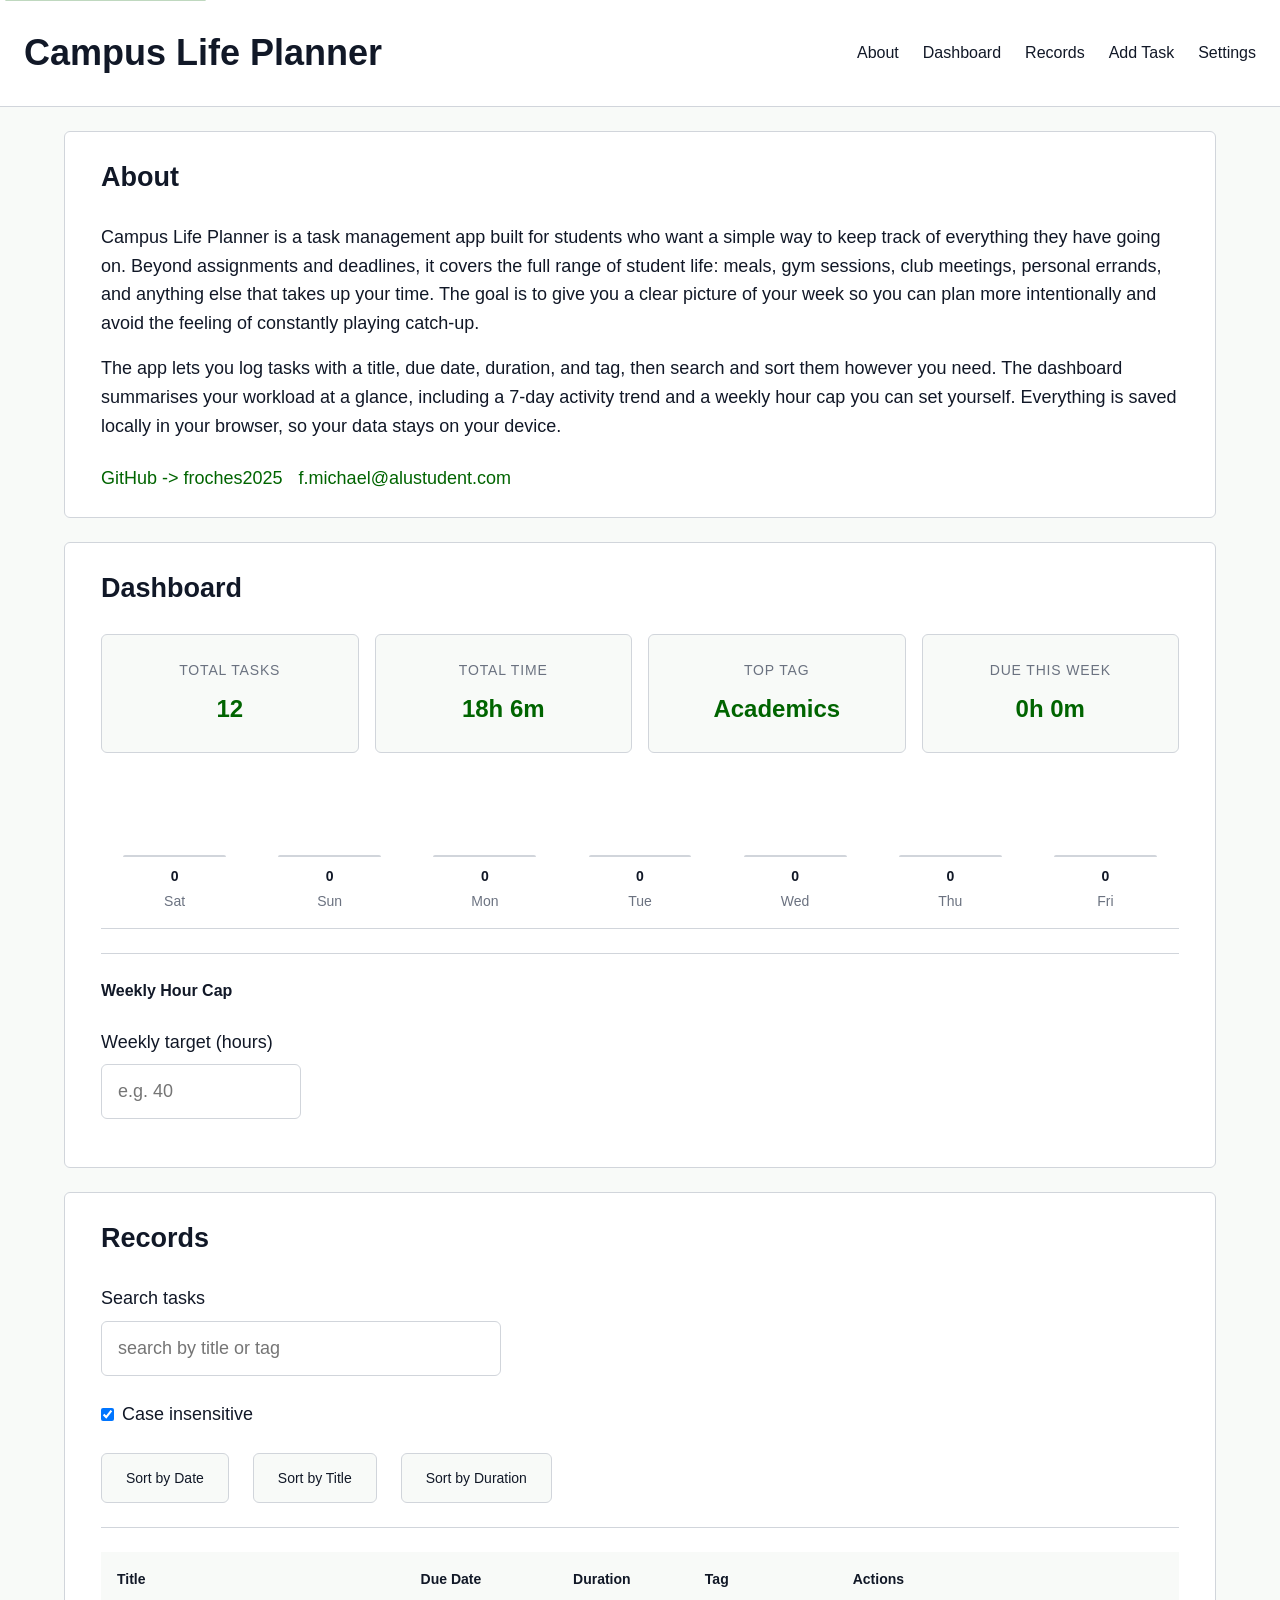
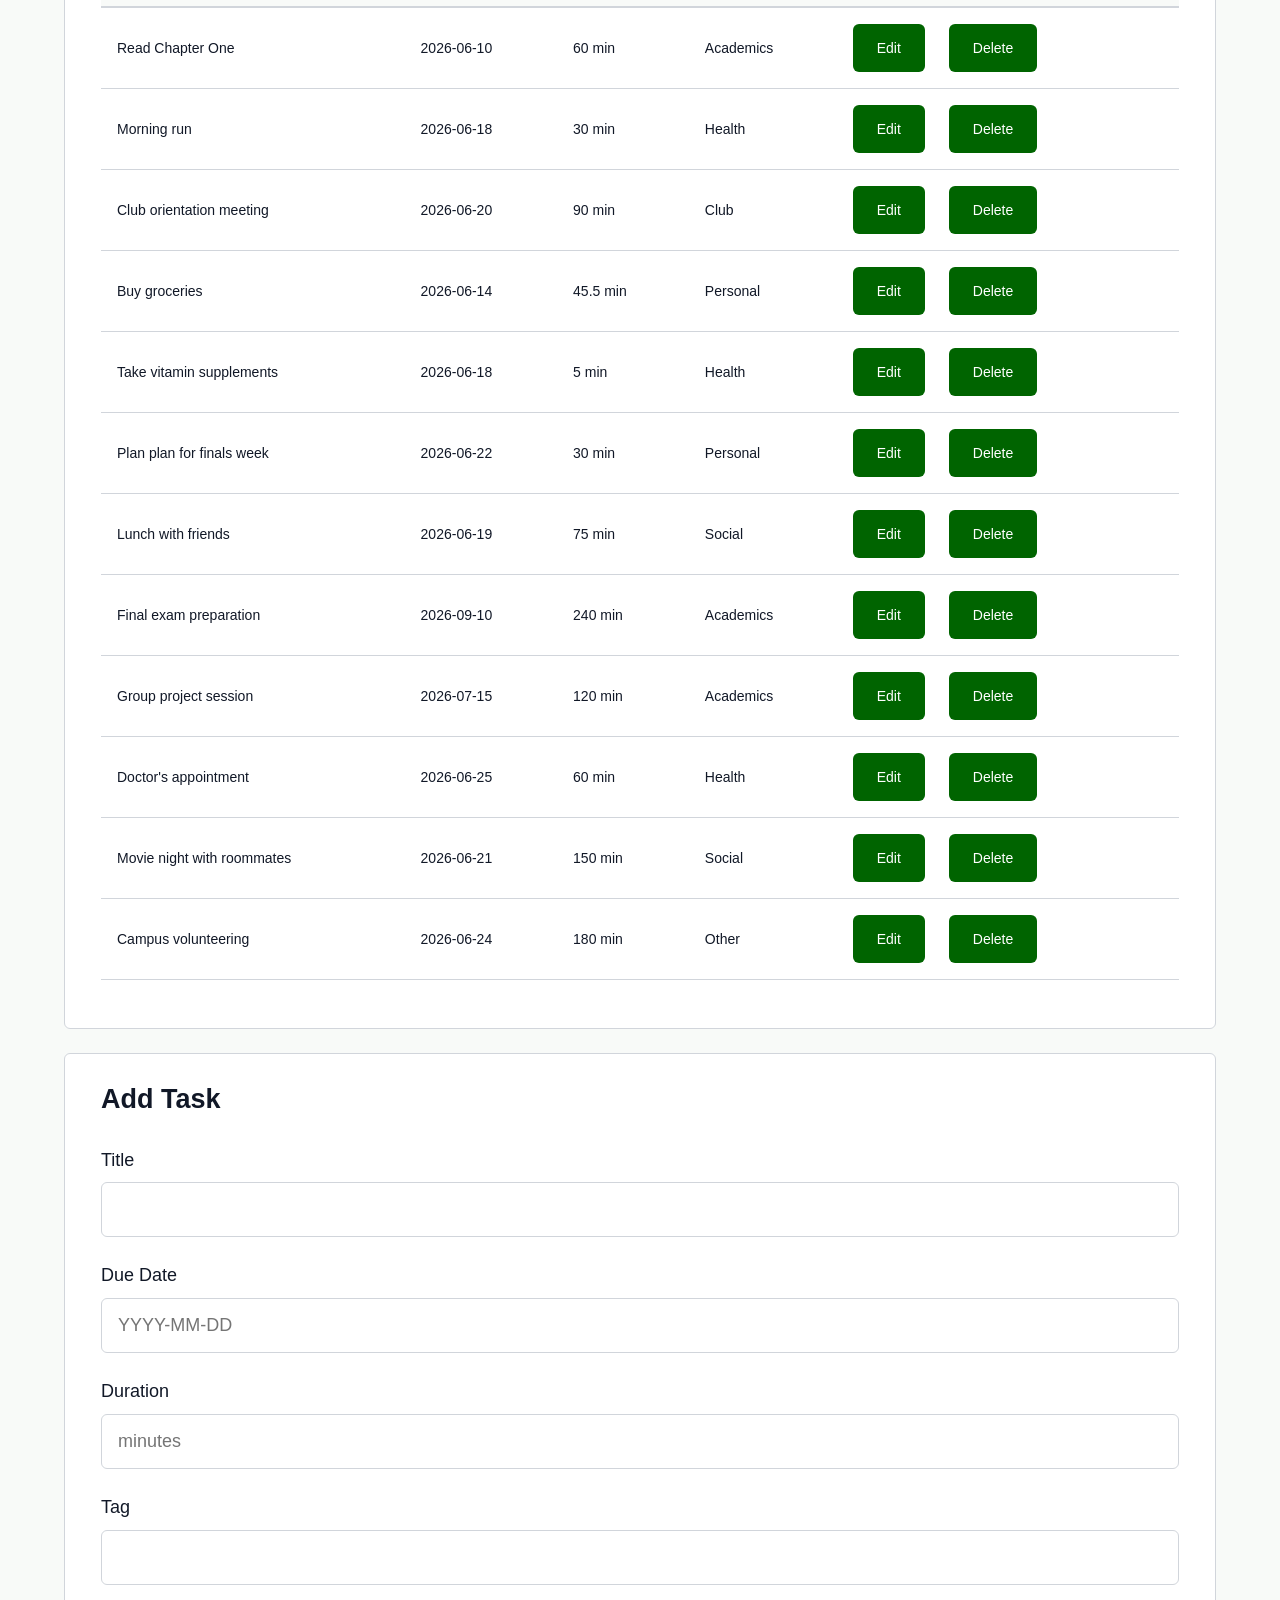
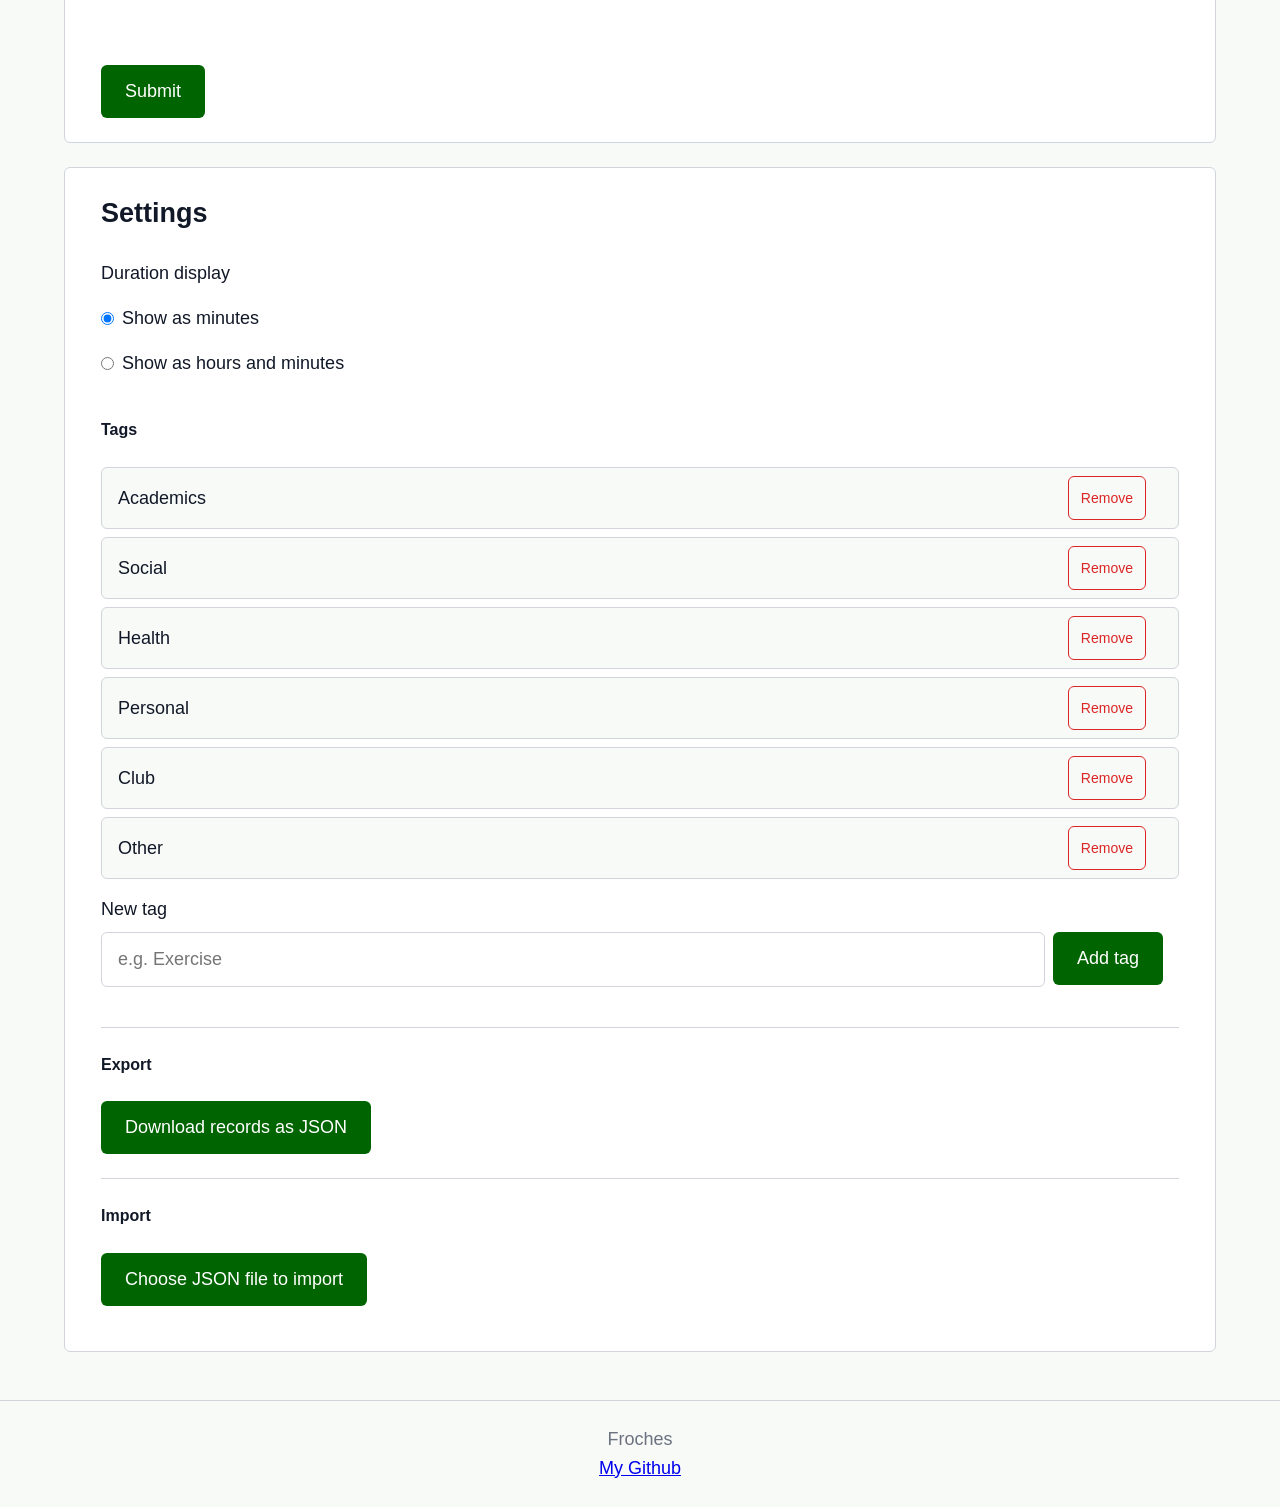
<file: index.html>
<!DOCTYPE html>
<html lang="en">

<head>
    <meta charset="UTF-8">
    <meta name="viewport" content="width=device-width, initial-scale=1.0">

    <meta property="og:title" content="Campus Life Planner">
    <meta property="og:description"
        content="A responsive task planner for students — track assignments, activities, and time with smart search and a weekly hour cap.">
    <meta property="og:image" content="https://froches2025.github.io/campus-life-planner/assets/og-image.png">
    <meta property="og:url" content="https://froches2025.github.io/campus-life-planner/">
    <meta property="og:type" content="website">

    <link rel="stylesheet" href="styles/main.css">
    <title>Campus Life Planner</title>
</head>

<body>
    <a href="#main" class="skip-link">Skip to main content</a>
    <header>
        <h1>Campus Life Planner</h1>
        <button class="menu-btn" aria-label="Open navigation" aria-expanded="false" aria-controls="main-nav">
            <span class="bar"></span>
            <span class="bar"></span>
            <span class="bar"></span>
        </button>
        <nav id="main-nav" aria-label="Main navigation">
            <ul>
                <li><a href="#about">About</a></li>
                <li><a href="#dashboard">Dashboard</a></li>
                <li><a href="#records">Records</a></li>
                <li><a href="#add-task">Add Task</a></li>
                <li><a href="#settings">Settings</a></li>
            </ul>
        </nav>
    </header>
    <main id="main">
        <section id="about" aria-labelledby="about-heading">
            <h2 id="about-heading">About</h2>
            <p>
                Campus Life Planner is a task management app built for students who want
                a simple way to keep track of everything they have going on. Beyond
                assignments and deadlines, it covers the full range of student life:
                meals, gym sessions, club meetings, personal errands, and anything else
                that takes up your time. The goal is to give you a clear picture of your
                week so you can plan more intentionally and avoid the feeling of constantly
                playing catch-up.
            </p>
            <p>
                The app lets you log tasks with a title, due date, duration, and tag, then
                search and sort them however you need. The dashboard summarises your workload
                at a glance, including a 7-day activity trend and a weekly hour cap you can
                set yourself. Everything is saved locally in your browser, so your data stays
                on your device.
            </p>
            <ul class="about-links">
                <li>
                    <a href="https://github.com/froches2025" rel="noopener noreferrer">
                        GitHub -> froches2025
                    </a>
                </li>
                <li>
                    <a href="mailto:f.michael@alustudent.com">
                        f.michael@alustudent.com
                    </a>
                </li>
            </ul>
        </section>
        <section id="dashboard" aria-labelledby="dashboard-heading">
            <h2 id="dashboard-heading">Dashboard</h2>

            <div class="stat-cards">
                <div class="stat-card">
                    <div class="stat-label">Total Tasks</div>
                    <div class="stat-value" id="stat-total-count">0</div>
                </div>
                <div class="stat-card">
                    <div class="stat-label">Total Time</div>
                    <div class="stat-value" id="stat-total-duration">0h 0m</div>
                </div>
                <div class="stat-card">
                    <div class="stat-label">Top Tag</div>
                    <div class="stat-value" id="stat-top-tag">—</div>
                </div>
                <div class="stat-card">
                    <div class="stat-label">Due This Week</div>
                    <div class="stat-value" id="stat-upcoming">0h 0m</div>
                </div>
            </div>

            <div id="trend-chart" class="trend-chart" role="img" aria-label="No tasks recorded yet"></div>

            <div class="cap-section">
                <h3>Weekly Hour Cap</h3>
                <div class="form-group">
                    <label for="cap-input">Weekly target (hours)</label>
                    <input type="number" id="cap-input" min="0" step="0.5" placeholder="e.g. 40" />
                </div>
                <div id="cap-progress-wrap" class="cap-progress-wrap" hidden>
                    <progress id="cap-progress" max="100" value="0" aria-label="Weekly hours progress"></progress>
                </div>
                <div id="cap-status-polite" aria-live="polite" role="status"></div>
                <div id="cap-status-assertive" aria-live="assertive" role="alert"></div>
            </div>
        </section>
        <section id="records" aria-labelledby="records-heading">
            <h2 id="records-heading" tabindex="-1">Records</h2>

            <!-- search and filter controls -->
            <div class="records-controls">
                <div class="search-group">
                    <label for="search-input">Search tasks</label>
                    <input type="text" id="search-input" placeholder="search by title or tag"
                        aria-describedby="search-status" />
                    <div id="search-status" class="search-status" aria-live="polite" role="status"></div>
                </div>

                <label for="case-insensitive-toggle" class="checkbox-label">
                    <input type="checkbox" id="case-insensitive-toggle" checked />
                    Case insensitive
                </label>

                <div class="sort-buttons">
                    <button type="button" id="sort-date" class="sort-btn">Sort by Date</button>
                    <button type="button" id="sort-title" class="sort-btn">Sort by Title</button>
                    <button type="button" id="sort-duration" class="sort-btn">Sort by Duration</button>
                </div>
            </div>

            <!-- desktop table view -->
            <div class="records-table-wrapper">
                <table id="records-table" class="records-table">
                    <thead>
                        <tr>
                            <th scope="col">Title</th>
                            <th scope="col">Due Date</th>
                            <th scope="col">Duration</th>
                            <th scope="col">Tag</th>
                            <th scope="col">Actions</th>
                        </tr>
                    </thead>
                    <tbody id="records-tbody">
                    </tbody>
                </table>
            </div>

            <!-- mobile card view -->
            <div id="records-mobile" class="records-mobile">
            </div>

            <!-- empty state message -->
            <div id="empty-state" class="empty-state" hidden>
                <p>No tasks yet. Add one to get started!</p>
            </div>
        </section>
        <section id="add-task" aria-labelledby="add-task-heading">
            <h2 id="add-task-heading">Add Task</h2>
            <form id="task-form" novalidate>
                <div class="form-group">
                    <label for="task-title">Title</label>
                    <input type="text" id="task-title" name="title" aria-invalid="false"
                        aria-describedby="task-title-error" required />
                    <span id="task-title-error" aria-live="assertive" role="alert"></span>
                </div>

                <div class="form-group">
                    <label for="task-due-date">Due Date</label>
                    <input type="text" id="task-due-date" name="dueDate" placeholder="YYYY-MM-DD" aria-invalid="false"
                        aria-describedby="task-due-date-error" required />
                    <span id="task-due-date-error" aria-live="assertive" role="alert"></span>
                </div>

                <div class="form-group">
                    <label for="task-duration">Duration</label>
                    <input type="text" id="task-duration" name="duration" placeholder="minutes" aria-invalid="false"
                        aria-describedby="task-duration-error" required />
                    <span id="task-duration-error" aria-live="assertive" role="alert"></span>
                </div>

                <div class="form-group">
                    <label for="task-tag">Tag</label>
                    <input type="text" id="task-tag" name="tag" list="tag-suggestions" aria-invalid="false"
                        aria-describedby="task-tag-error" required />
                    <datalist id="tag-suggestions">
                        <option value="Academics"></option>
                        <option value="Social"></option>
                        <option value="Health"></option>
                        <option value="Personal"></option>
                        <option value="Club"></option>
                        <option value="Other"></option>
                    </datalist>
                    <span id="task-tag-error" aria-live="assertive" role="alert"></span>
                </div>

                <span id="form-announcement" class="form-message" aria-live="polite" aria-atomic="true"></span>

                <button type="submit">Submit</button>
                <button type="button" id="cancel-btn" hidden>Cancel</button>
            </form>
        </section>
        <section id="settings" aria-labelledby="settings-heading">
            <h2 id="settings-heading">Settings</h2>

            <!-- Duration display preference -->
            <fieldset class="settings-group">
                <legend>Duration display</legend>
                <label class="radio-label">
                    <input type="radio" name="duration-display" value="minutes" checked />
                    Show as minutes
                </label>
                <label class="radio-label">
                    <input type="radio" name="duration-display" value="hours" />
                    Show as hours and minutes
                </label>
            </fieldset>

            <!-- Tag management -->
            <div class="settings-group">
                <h3>Tags</h3>
                <ul id="tag-list" class="tag-list" aria-label="Current tags"></ul>
                <div class="tag-add-group">
                    <label for="new-tag-input">New tag</label>
                    <input type="text" id="new-tag-input" placeholder="e.g. Exercise"
                        aria-describedby="new-tag-error" />
                    <span id="new-tag-error" class="error-message" aria-live="assertive" role="alert"></span>
                    <button type="button" id="add-tag-btn">Add tag</button>
                </div>
            </div>

            <!-- Export -->
            <div class="settings-group">
                <h3>Export</h3>
                <button type="button" id="export-btn">Download records as JSON</button>
            </div>

            <!-- Import -->
            <div class="settings-group">
                <h3>Import</h3>
                <button type="button" id="import-btn">Choose JSON file to import</button>
                <input type="file" id="import-input" accept=".json" class="visually-hidden" tabindex="-1"
                    aria-hidden="true" />
                <div id="import-status" role="status" aria-live="polite"></div>
            </div>
        </section>
    </main>
    <footer>
        <p>Froches</p>
        <a href="https://github.com/froches2025" rel="noopener noreferrer">My Github</a>
    </footer>
    <script type="module" src="scripts/main.js"></script>
</body>

</html>
</file>
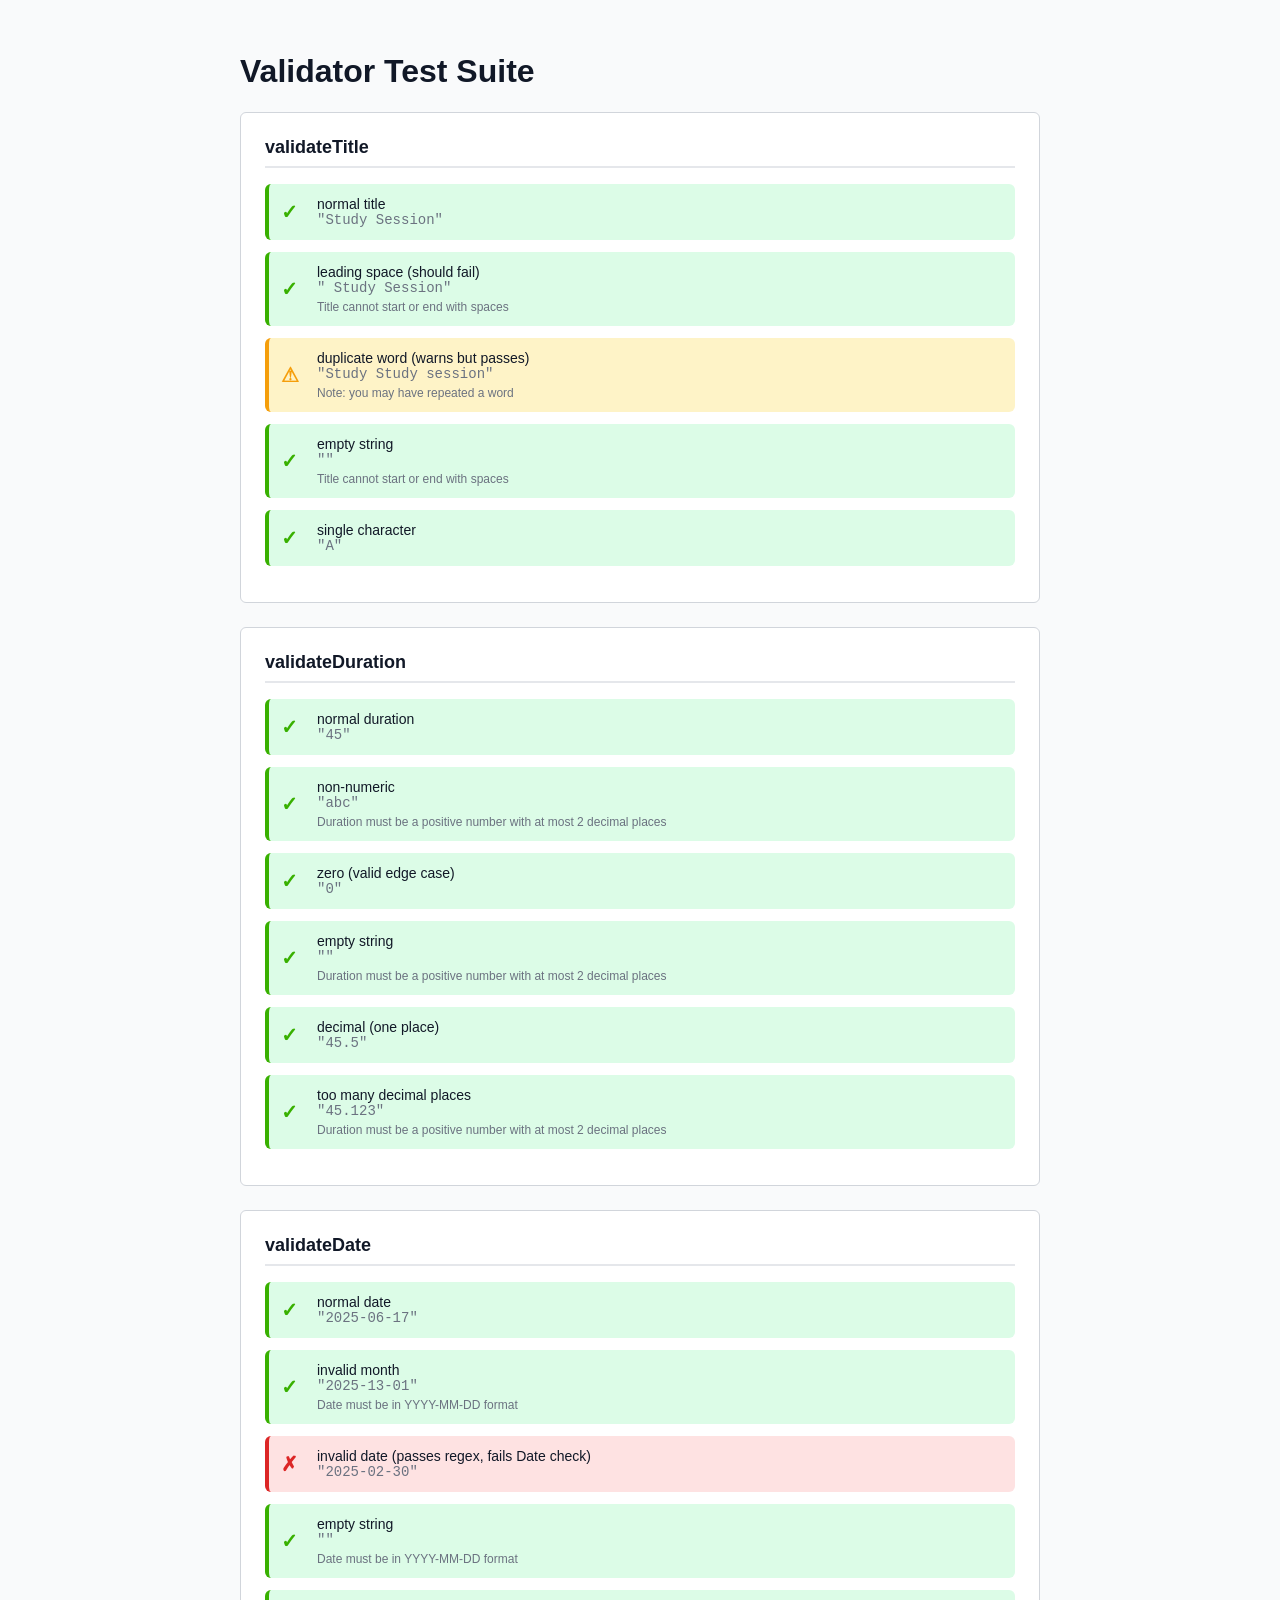
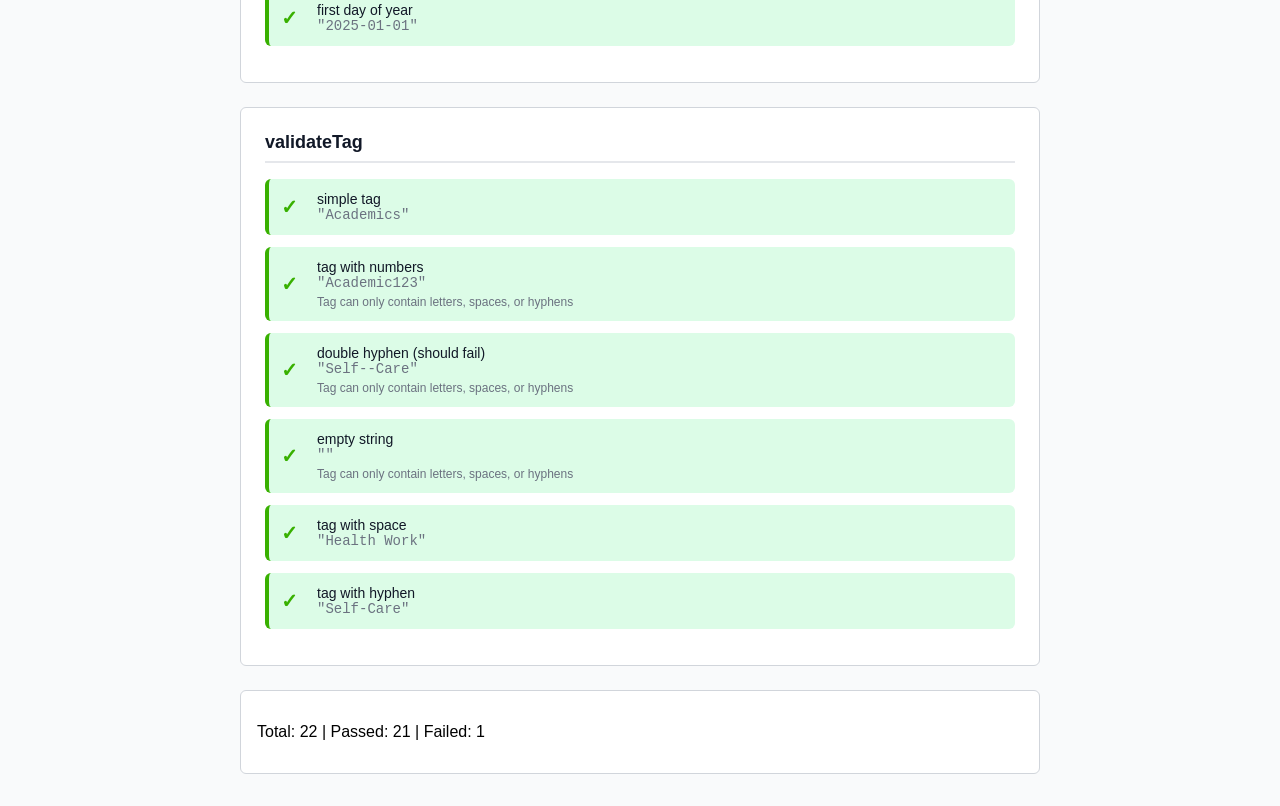
<file: tests.html>
<!DOCTYPE html>
<html lang="en">
<head>
    <meta charset="UTF-8">
    <meta name="viewport" content="width=device-width, initial-scale=1.0">
    <title>Validator Tests</title>
    <style>
        body {
            font-family: -apple-system, BlinkMacSystemFont, 'Segoe UI', 'Roboto', sans-serif;
            max-width: 800px;
            margin: 0 auto;
            padding: 2rem;
            background-color: #f9fafb;
        }

        h1 {
            color: #111827;
        }

        .test-group {
            background: white;
            padding: 1.5rem;
            margin-bottom: 1.5rem;
            border-radius: 0.375rem;
            border: 1px solid #d1d5db;
        }

        .test-group h2 {
            margin: 0 0 1rem 0;
            font-size: 1.125rem;
            color: #111827;
            border-bottom: 2px solid #e5e7eb;
            padding-bottom: 0.5rem;
        }

        .test-case {
            margin-bottom: 0.75rem;
            padding: 0.75rem;
            border-radius: 0.375rem;
            font-size: 0.875rem;
            display: flex;
            align-items: center;
            gap: 0.75rem;
        }

        .test-case.pass {
            background-color: #dcfce7;
            border-left: 4px solid #38b000;
        }

        .test-case.fail {
            background-color: #fee2e2;
            border-left: 4px solid #dc2626;
        }

        .test-case.warn {
            background-color: #fef3c7;
            border-left: 4px solid #f59e0b;
        }

        .indicator {
            font-weight: bold;
            font-size: 1.25rem;
            min-width: 1.5rem;
        }

        .pass .indicator {
            color: #38b000;
        }

        .fail .indicator {
            color: #dc2626;
        }

        .warn .indicator {
            color: #f59e0b;
        }

        .test-detail {
            flex: 1;
        }

        .test-label {
            font-weight: 500;
            color: #111827;
        }

        .test-input {
            color: #6b7280;
            font-family: monospace;
            word-break: break-all;
        }

        .test-message {
            color: #6b7280;
            font-size: 0.75rem;
            margin-top: 0.25rem;
        }

        .summary {
            background: white;
            padding: 1rem;
            border-radius: 0.375rem;
            border: 1px solid #d1d5db;
            font-weight: 500;
        }
    </style>
</head>
<body>
    <h1>Validator Test Suite</h1>
    <div id="test-results"></div>
    <div class="summary">
        <p>Total: <span id="total">0</span> | Passed: <span id="passed">0</span> | Failed: <span id="failed">0</span></p>
    </div>

    <script type="module">
        import {
            validateTitle,
            validateDuration,
            validateDate,
            validateTag,
        } from './scripts/validators.js';

        const testResults = document.getElementById('test-results');
        let totalTests = 0;
        let passedTests = 0;
        let failedTests = 0;

        function runTests() {
            // title tests
            const titleTests = [
                {
                    fieldName: 'title',
                    input: 'Study Session',
                    expectedValid: true,
                    description: 'normal title',
                },
                {
                    fieldName: 'title',
                    input: ' Study Session',
                    expectedValid: false,
                    description: 'leading space (should fail)',
                },
                {
                    fieldName: 'title',
                    input: 'Study Study session',
                    expectedValid: true,
                    description: 'duplicate word (warns but passes)',
                    expectWarning: true,
                },
                {
                    fieldName: 'title',
                    input: '',
                    expectedValid: false,
                    description: 'empty string',
                },
                {
                    fieldName: 'title',
                    input: 'A',
                    expectedValid: true,
                    description: 'single character',
                },
            ];

            // duration tests
            const durationTests = [
                {
                    fieldName: 'duration',
                    input: '45',
                    expectedValid: true,
                    description: 'normal duration',
                },
                {
                    fieldName: 'duration',
                    input: 'abc',
                    expectedValid: false,
                    description: 'non-numeric',
                },
                {
                    fieldName: 'duration',
                    input: '0',
                    expectedValid: true,
                    description: 'zero (valid edge case)',
                },
                {
                    fieldName: 'duration',
                    input: '',
                    expectedValid: false,
                    description: 'empty string',
                },
                {
                    fieldName: 'duration',
                    input: '45.5',
                    expectedValid: true,
                    description: 'decimal (one place)',
                },
                {
                    fieldName: 'duration',
                    input: '45.123',
                    expectedValid: false,
                    description: 'too many decimal places',
                },
            ];

            // date tests
            const dateTests = [
                {
                    fieldName: 'date',
                    input: '2025-06-17',
                    expectedValid: true,
                    description: 'normal date',
                },
                {
                    fieldName: 'date',
                    input: '2025-13-01',
                    expectedValid: false,
                    description: 'invalid month',
                },
                {
                    fieldName: 'date',
                    input: '2025-02-30',
                    expectedValid: false,
                    description: 'invalid date (passes regex, fails Date check)',
                },
                {
                    fieldName: 'date',
                    input: '',
                    expectedValid: false,
                    description: 'empty string',
                },
                {
                    fieldName: 'date',
                    input: '2025-01-01',
                    expectedValid: true,
                    description: 'first day of year',
                },
            ];

            // tag tests
            const tagTests = [
                {
                    fieldName: 'tag',
                    input: 'Academics',
                    expectedValid: true,
                    description: 'simple tag',
                },
                {
                    fieldName: 'tag',
                    input: 'Academic123',
                    expectedValid: false,
                    description: 'tag with numbers',
                },
                {
                    fieldName: 'tag',
                    input: 'Self--Care',
                    expectedValid: false,
                    description: 'double hyphen (should fail)',
                },
                {
                    fieldName: 'tag',
                    input: '',
                    expectedValid: false,
                    description: 'empty string',
                },
                {
                    fieldName: 'tag',
                    input: 'Health Work',
                    expectedValid: true,
                    description: 'tag with space',
                },
                {
                    fieldName: 'tag',
                    input: 'Self-Care',
                    expectedValid: true,
                    description: 'tag with hyphen',
                },
            ];

            const allTests = [
                { name: 'validateTitle', tests: titleTests, validator: validateTitle },
                { name: 'validateDuration', tests: durationTests, validator: validateDuration },
                { name: 'validateDate', tests: dateTests, validator: validateDate },
                { name: 'validateTag', tests: tagTests, validator: validateTag },
            ];

            // run all test groups
            allTests.forEach(({ name, tests, validator }) => {
                const groupDiv = document.createElement('div');
                groupDiv.className = 'test-group';

                const title = document.createElement('h2');
                title.textContent = name;
                groupDiv.appendChild(title);

                tests.forEach((test) => {
                    const result = validator(test.input);
                    const testPassed = result.valid === test.expectedValid;
                    const isWarning = test.expectWarning && result.valid && result.message;

                    if (testPassed) {
                        passedTests++;
                    } else {
                        failedTests++;
                    }
                    totalTests++;

                    const caseDiv = document.createElement('div');
                    let className = testPassed ? 'test-case pass' : 'test-case fail';
                    if (isWarning) className = 'test-case warn';
                    caseDiv.className = className;

                    const indicator = document.createElement('span');
                    indicator.className = 'indicator';
                    indicator.textContent = testPassed ? '✓' : '✗';
                    if (isWarning) indicator.textContent = '⚠';
                    caseDiv.appendChild(indicator);

                    const detail = document.createElement('div');
                    detail.className = 'test-detail';

                    const label = document.createElement('div');
                    label.className = 'test-label';
                    label.textContent = test.description;
                    detail.appendChild(label);

                    const input = document.createElement('div');
                    input.className = 'test-input';
                    input.textContent = `"${test.input}"`;
                    detail.appendChild(input);

                    if (result.message) {
                        const message = document.createElement('div');
                        message.className = 'test-message';
                        message.textContent = result.message;
                        detail.appendChild(message);
                    }

                    caseDiv.appendChild(detail);
                    groupDiv.appendChild(caseDiv);
                });

                testResults.appendChild(groupDiv);
            });

            // update summary
            document.getElementById('total').textContent = totalTests;
            document.getElementById('passed').textContent = passedTests;
            document.getElementById('failed').textContent = failedTests;
        }

        runTests();
    </script>
</body>
</html>
</file>
<file: styles/main.css>
/* my color palette and sizing stuff */
:root {
  /* colors - green theme ftw */
  --primary-color: #006400;
  --secondary-color: #004b23;
  --accent-color: #38b000;
  --background-color: #f8faf8;
  --surface-color: #ffffff;
  --text-color: #111827;
  --text-light: #6b7280;
  --border-color: #d1d5db;
  --error-color: #dc2626;
  --focus-color: #006400;
  --hover-bg: #e5e7eb;

  /* extra colors i might use later */
  --bright-fern: #38b000;
  --radioactive-grass: #38b000;
  
  /* fonts and sizes */
  --font-family: -apple-system, BlinkMacSystemFont, 'Segoe UI', 'Roboto', 'Oxygen', 'Ubuntu', 'Cantarell', sans-serif;
  --font-size-base: 1rem;
  --font-size-small: 0.875rem;
  --font-size-large: 1.125rem;
  
  /* spacing - keeps things consistent */
  --gap-small: 0.5rem;
  --gap-medium: 1rem;
  --gap-large: 1.5rem;
  
  /* rounded corners */
  --border-radius: 0.375rem;
}

/* reset everything so the browser doesn't mess with my spacing */
* {
  box-sizing: border-box;
  margin: 0;
  padding: 0;
}

/* body baseline stuff */
body {
  font-family: var(--font-family);
  background-color: var(--background-color);
  color: var(--text-color);
  line-height: 1.6;
  font-size: var(--font-size-base);
}

/* skip link for accessibility - hidden til you tab to it */
.skip-link {
  position: fixed;
  top: 0;
  left: 0;
  transform: translateY(-100%);
  background-color: var(--primary-color);
  color: var(--surface-color);
  padding: var(--gap-medium) var(--gap-large);
  text-decoration: none;
  z-index: 100;
  border-radius: 0 0 var(--border-radius) var(--border-radius);
  transition: transform 0.15s ease;
}

.skip-link:focus {
  transform: translateY(0);
}

p + p {
  margin-top: var(--gap-medium);
}

section h2 {
  margin-bottom: var(--gap-large);
}

/* header - logo and nav side by side */
header {
  display: flex;
  justify-content: space-between;
  align-items: center;
  padding: var(--gap-large);
  background-color: var(--surface-color);
  color: var(--text-color);
  border-bottom: 1px solid var(--border-color);
  position: relative;
}

/* mobile nav: hidden by default, drops down when .open */
header nav {
  display: none;
  position: absolute;
  top: 100%;
  left: 0;
  right: 0;
  background-color: var(--surface-color);
  border-bottom: 1px solid var(--border-color);
  padding: var(--gap-medium) var(--gap-large);
  z-index: 50;
}

header nav.open {
  display: block;
}

header nav ul {
  display: flex;
  flex-direction: column;
  list-style: none;
  gap: var(--gap-medium);
  margin: 0;
  padding: 0;
}

header nav a {
  color: var(--text-color);
  text-decoration: none;
  font-size: var(--font-size-base);
  transition: color 0.2s ease;
}

header nav a:hover {
  color: var(--primary-color);
}

/* hamburger button */
.menu-btn {
  display: flex;
  flex-direction: column;
  justify-content: center;
  align-items: center;
  gap: 5px;
  background: none;
  border: none;
  cursor: pointer;
  padding: var(--gap-small);
  min-width: 44px;
  min-height: 44px;
}

.menu-btn .bar {
  display: block;
  width: 22px;
  height: 2px;
  background-color: var(--text-color);
  border-radius: 2px;
  transition: transform 0.2s ease, opacity 0.2s ease;
}

.menu-btn[aria-expanded="true"] .bar:nth-child(1) {
  transform: translateY(7px) rotate(45deg);
}

.menu-btn[aria-expanded="true"] .bar:nth-child(2) {
  opacity: 0;
}

.menu-btn[aria-expanded="true"] .bar:nth-child(3) {
  transform: translateY(-7px) rotate(-45deg);
}

/* make everything keyboard accessible */
a:focus-visible,
button:focus-visible,
input:focus-visible,
select:focus-visible,
textarea:focus-visible {
  outline: 2px solid var(--focus-color);
  outline-offset: 2px;
}

/* just some breathing room */
main {
  padding: var(--gap-large);
}

/* card-like sections */
section {
  padding: var(--gap-large);
  margin-bottom: var(--gap-large);
  background-color: var(--surface-color);
  border: 1px solid var(--border-color);
  border-radius: var(--border-radius);
}

/* footer */
footer {
  text-align: center;
  padding: var(--gap-large);
  border-top: 1px solid var(--border-color);
  color: var(--text-light);
}

/* form stuff */
.form-group {
  margin-bottom: var(--gap-large);
  display: flex;
  flex-direction: column;
}

label {
  margin-bottom: var(--gap-small);
  font-weight: 500;
  color: var(--text-color);
}

input,
select,
textarea {
  padding: var(--gap-medium);
  border: 1px solid var(--border-color);
  border-radius: var(--border-radius);
  font-family: inherit;
  font-size: inherit;
  background-color: var(--surface-color);
  color: var(--text-color);
}

input[aria-invalid="true"],
select[aria-invalid="true"],
textarea[aria-invalid="true"] {
  border-color: var(--error-color);
}

button {
  padding: var(--gap-medium) var(--gap-large);
  margin-right: var(--gap-medium);
  background-color: var(--primary-color);
  color: var(--surface-color);
  border: none;
  border-radius: var(--border-radius);
  font-size: inherit;
  font-weight: 500;
  cursor: pointer;
  transition: background-color 0.2s ease;
}

button:hover {
  background-color: var(--secondary-color);
}

.error-message {
  color: var(--error-color);
  font-size: var(--font-size-small);
  margin-top: var(--gap-small);
}

.warning-message {
  color: #b45309;
  font-size: var(--font-size-small);
  margin-top: var(--gap-small);
}

.form-message {
  display: block;
  padding: var(--gap-medium);
  margin-bottom: var(--gap-large);
  border-radius: var(--border-radius);
  font-size: var(--font-size-small);
}

.form-message--error {
  background-color: #fee2e2;
  border-left: 4px solid var(--error-color);
}

.form-message--success {
  background-color: #dcfce7;
  border-left: 4px solid var(--accent-color);
}

/* about section */
.about-links {
  list-style: none;
  margin-top: var(--gap-large);
  display: flex;
  flex-wrap: wrap;
  gap: var(--gap-medium);
}

.about-links a {
  color: var(--primary-color);
  text-decoration: none;
  font-weight: 500;
}

.about-links a:hover {
  text-decoration: underline;
}

/* records section */
.records-controls {
  margin-bottom: var(--gap-large);
  padding-bottom: var(--gap-large);
  border-bottom: 1px solid var(--border-color);
}

.search-group {
  margin-bottom: var(--gap-large);
}

.search-group label {
  display: block;
  margin-bottom: var(--gap-small);
}

.search-group input {
  width: 100%;
  max-width: 400px;
}

.search-status {
  margin-top: var(--gap-small);
  font-size: var(--font-size-small);
  color: var(--text-light);
}

.search-status--error {
  color: var(--error-color);
}

.checkbox-label {
  display: flex;
  align-items: center;
  gap: var(--gap-small);
  margin-bottom: var(--gap-large);
  font-weight: normal;
  cursor: pointer;
}

.checkbox-label input[type="checkbox"] {
  width: auto;
  margin: 0;
  padding: 0;
}

.sort-buttons {
  display: flex;
  gap: var(--gap-small);
  flex-wrap: wrap;
}

.sort-btn {
  padding: var(--gap-medium) var(--gap-large);
  background-color: var(--background-color);
  color: var(--text-color);
  border: 1px solid var(--border-color);
  font-size: var(--font-size-small);
  cursor: pointer;
}

.sort-btn:hover {
  background-color: var(--hover-bg);
}

.sort-btn.active {
  background-color: var(--primary-color);
  color: var(--surface-color);
  border-color: var(--primary-color);
}

/* table view */
.records-table-wrapper {
  overflow-x: auto;
  margin-bottom: var(--gap-large);
}

.records-table {
  width: 100%;
  border-collapse: collapse;
  font-size: var(--font-size-small);
}

.records-table thead {
  background-color: var(--background-color);
  border-bottom: 2px solid var(--border-color);
}

.records-table th {
  padding: var(--gap-medium);
  text-align: left;
  font-weight: 600;
  color: var(--text-color);
}

.records-table td {
  padding: var(--gap-medium);
  border-bottom: 1px solid var(--border-color);
  word-break: break-word;
  max-width: 300px;
}

.records-table tbody tr:hover {
  background-color: #f9fafb;
}

.record-actions {
  display: flex;
  gap: var(--gap-small);
}

.record-actions button {
  padding: var(--gap-medium) var(--gap-large);
  font-size: var(--font-size-small);
  /* ensure 44px minimum touch target */
  min-height: 44px;
  min-width: 44px;
}

/* mobile card view - default (mobile-first) */
.records-mobile {
  display: block;
}

.records-table-wrapper {
  display: none;
}

.record-card {
  background-color: var(--surface-color);
  border: 1px solid var(--border-color);
  border-radius: var(--border-radius);
  padding: var(--gap-large);
  margin-bottom: var(--gap-large);
  transition: box-shadow 0.2s ease;
}

.record-card:hover {
  box-shadow: 0 2px 8px rgba(0, 0, 0, 0.08);
}

.record-card-field {
  margin-bottom: var(--gap-medium);
}

.record-card-label {
  font-weight: 600;
  font-size: var(--font-size-small);
  color: var(--text-light);
}

.record-card-value {
  margin-top: var(--gap-small);
  color: var(--text-color);
  word-break: break-word;
}

/* empty state */
.empty-state {
  text-align: center;
  padding: var(--gap-large);
  color: var(--text-light);
}

/* text highlighting - good contrast with black text on yellow background */
mark {
  background-color: #fef08a;
  color: #000000;
  padding: 0.125rem 0.25rem;
  border-radius: var(--border-radius);
}

/* dashboard stat cards */
.stat-cards {
  display: grid;
  grid-template-columns: repeat(auto-fit, minmax(140px, 1fr));
  gap: var(--gap-medium);
  margin-bottom: var(--gap-large);
}

.stat-card {
  background-color: var(--background-color);
  border: 1px solid var(--border-color);
  border-radius: var(--border-radius);
  padding: var(--gap-large);
  text-align: center;
}

.stat-label {
  font-size: var(--font-size-small);
  color: var(--text-light);
  margin-bottom: var(--gap-small);
  text-transform: uppercase;
  letter-spacing: 0.06em;
}

.stat-value {
  font-size: 1.5rem;
  font-weight: 700;
  color: var(--primary-color);
}

/* trend chart */
.trend-chart {
  display: flex;
  gap: var(--gap-small);
  margin-bottom: var(--gap-large);
  padding-bottom: var(--gap-medium);
  border-bottom: 1px solid var(--border-color);
}

.trend-col {
  flex: 1;
  display: flex;
  flex-direction: column;
  align-items: center;
}

.trend-bar-area {
  width: 100%;
  height: 80px;
  display: flex;
  align-items: flex-end;
  justify-content: center;
}

.trend-bar {
  width: 70%;
  background-color: var(--primary-color);
  border-radius: var(--border-radius) var(--border-radius) 0 0;
}

.trend-bar--empty {
  background-color: var(--border-color);
}

.trend-count {
  font-size: var(--font-size-small);
  font-weight: 600;
  color: var(--text-color);
  margin-top: var(--gap-small);
}

.trend-label {
  font-size: var(--font-size-small);
  color: var(--text-light);
  margin-top: 2px;
}

/* cap section */
.cap-section {
  border-top: 1px solid var(--border-color);
  padding-top: var(--gap-large);
}

.cap-section h3 {
  margin-bottom: var(--gap-large);
  font-size: var(--font-size-base);
}

.cap-section input[type="number"] {
  max-width: 200px;
}

.cap-progress-wrap {
  margin: var(--gap-medium) 0;
}

.cap-progress-wrap progress {
  width: 100%;
  height: 8px;
  -webkit-appearance: none;
  appearance: none;
  border: none;
  border-radius: var(--border-radius);
  background-color: var(--border-color);
}

.cap-progress-wrap progress::-webkit-progress-bar {
  background-color: var(--border-color);
  border-radius: var(--border-radius);
}

.cap-progress-wrap progress::-webkit-progress-value {
  background-color: var(--primary-color);
  border-radius: var(--border-radius);
}

.cap-progress-wrap progress.over-cap::-webkit-progress-value {
  background-color: var(--error-color);
}

.cap-progress-wrap progress::-moz-progress-bar {
  background-color: var(--primary-color);
  border-radius: var(--border-radius);
}

.cap-progress-wrap progress.over-cap::-moz-progress-bar {
  background-color: var(--error-color);
}

.cap-under {
  color: var(--primary-color);
  font-size: var(--font-size-small);
}

.cap-over {
  color: var(--error-color);
  font-size: var(--font-size-small);
  font-weight: 500;
}

/* settings section */
.settings-group {
  margin-bottom: var(--gap-large);
  padding-bottom: var(--gap-large);
  border-bottom: 1px solid var(--border-color);
}

.settings-group:last-child {
  border-bottom: none;
  margin-bottom: 0;
  padding-bottom: 0;
}

.settings-group h3 {
  margin-bottom: var(--gap-large);
  font-size: var(--font-size-base);
}

fieldset.settings-group {
  border: none;
  padding: 0;
}

fieldset.settings-group legend {
  font-weight: 500;
  margin-bottom: var(--gap-medium);
}

.radio-label {
  display: flex;
  align-items: center;
  gap: var(--gap-small);
  margin-bottom: var(--gap-medium);
  font-weight: normal;
  cursor: pointer;
}

.radio-label input[type="radio"] {
  width: auto;
  margin: 0;
  padding: 0;
}

/* tag list */
.tag-list {
  list-style: none;
  margin-bottom: var(--gap-medium);
}

.tag-list-item {
  display: flex;
  align-items: center;
  justify-content: space-between;
  padding: var(--gap-small) var(--gap-medium);
  border: 1px solid var(--border-color);
  border-radius: var(--border-radius);
  margin-bottom: var(--gap-small);
  background-color: var(--background-color);
}

.tag-list-item button {
  padding: 0.25rem 0.75rem;
  font-size: var(--font-size-small);
  background-color: transparent;
  color: var(--error-color);
  border: 1px solid var(--error-color);
  min-height: 44px;
  min-width: 44px;
}

.tag-list-item button:hover {
  background-color: #fee2e2;
}

.tag-add-group {
  display: flex;
  align-items: flex-start;
  flex-wrap: wrap;
  gap: var(--gap-small);
}

.tag-add-group label {
  width: 100%;
  margin-bottom: 0;
}

.tag-add-group input {
  flex: 1;
  min-width: 160px;
}

.tag-add-group #new-tag-error {
  width: 100%;
  order: 3;
}

/* removes element from view and tab order while keeping it in the DOM for JS */
.visually-hidden {
  position: absolute;
  width: 1px;
  height: 1px;
  padding: 0;
  margin: -1px;
  overflow: hidden;
  clip: rect(0, 0, 0, 0);
  white-space: nowrap;
  border: 0;
}

#import-status {
  font-size: var(--font-size-small);
  min-height: 1.5em;
}

/* responsive stuff */

/* tablets - bump up font size a bit */
@media (min-width: 768px) {
  body {
    font-size: var(--font-size-large);
  }

  section {
    padding: var(--gap-large) calc(var(--gap-large) * 1.5);
  }

  /* switch to table view on tablet and up */
  .records-table-wrapper {
    display: block;
  }

  .records-mobile {
    display: none;
  }

  /* restore horizontal nav, hide hamburger */
  .menu-btn {
    display: none;
  }

  header nav {
    display: block;
    position: static;
    background: none;
    border: none;
    padding: 0;
  }

  header nav ul {
    flex-direction: row;
    gap: var(--gap-large);
  }
}

/* desktop - center everything with a max width */
@media (min-width: 1024px) {
  main {
    max-width: 1200px;
    margin: 0 auto;
    padding: var(--gap-large);
  }
}
</file>
